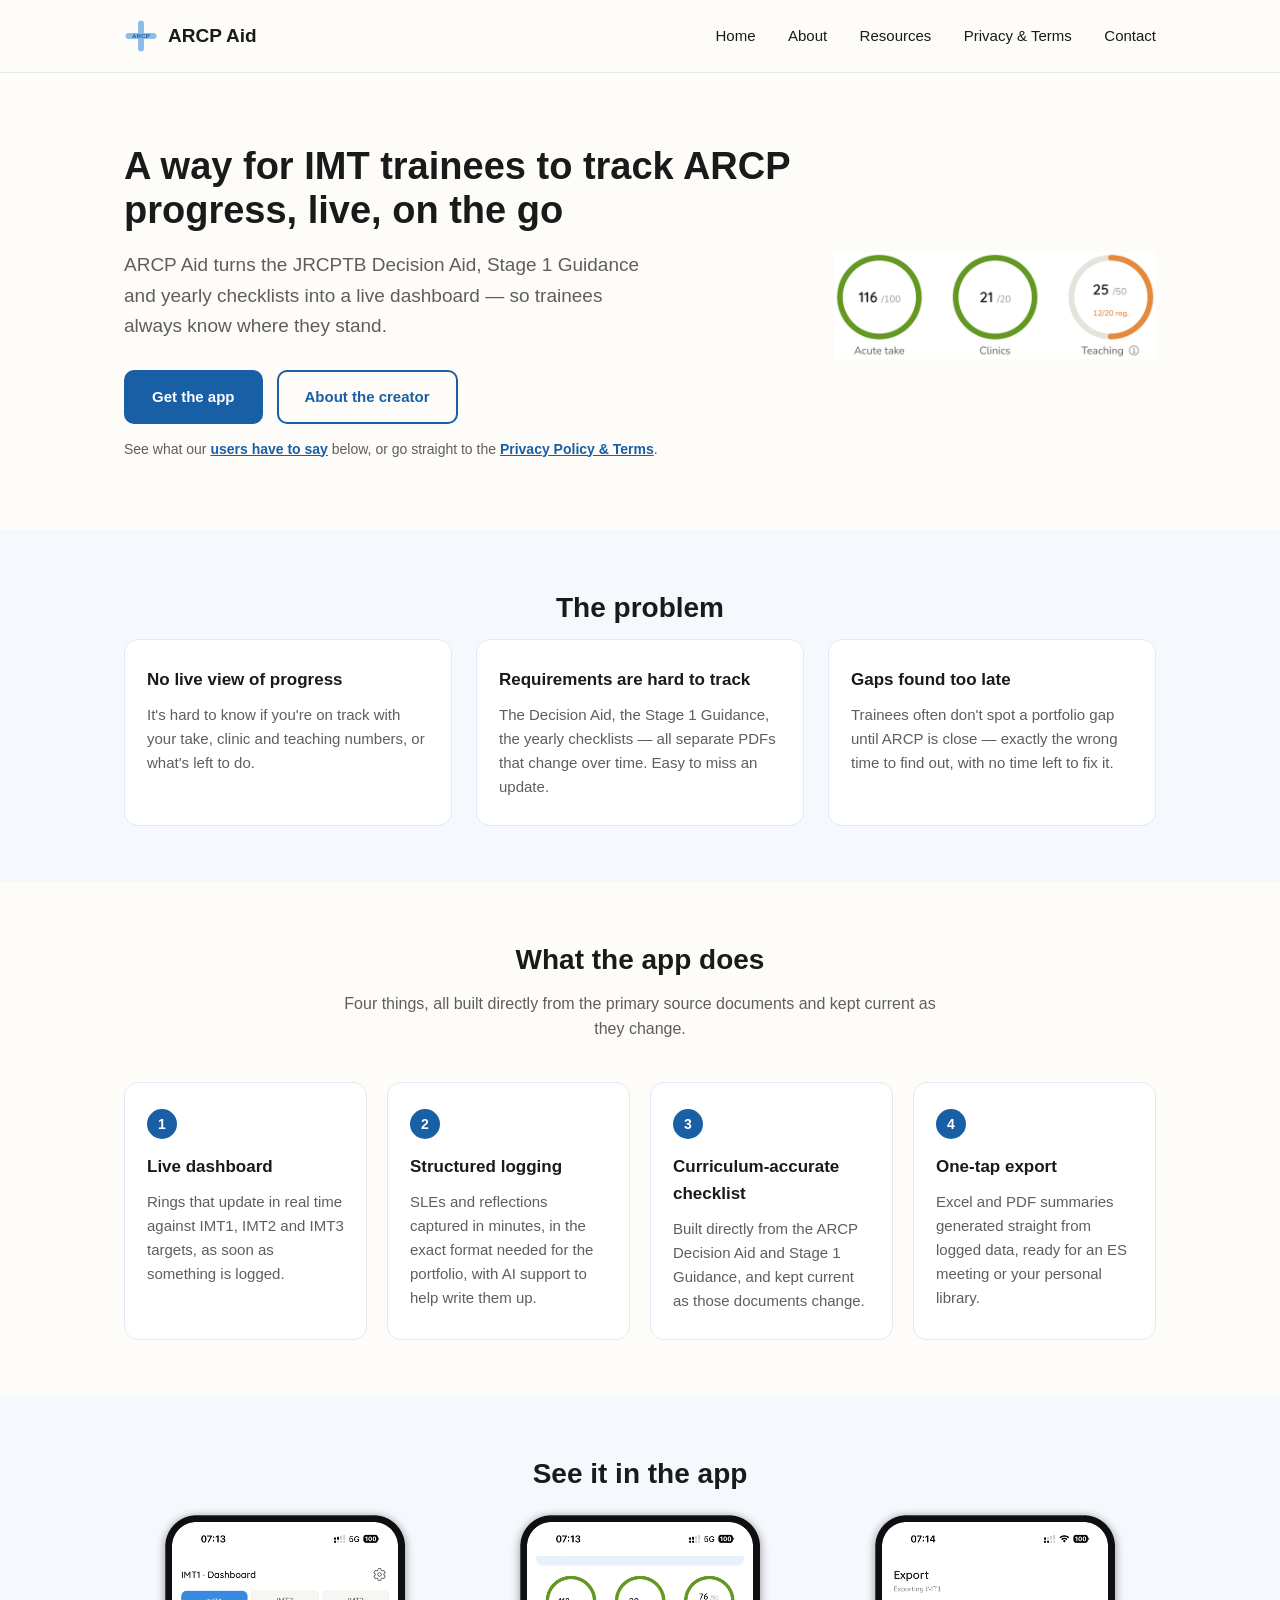
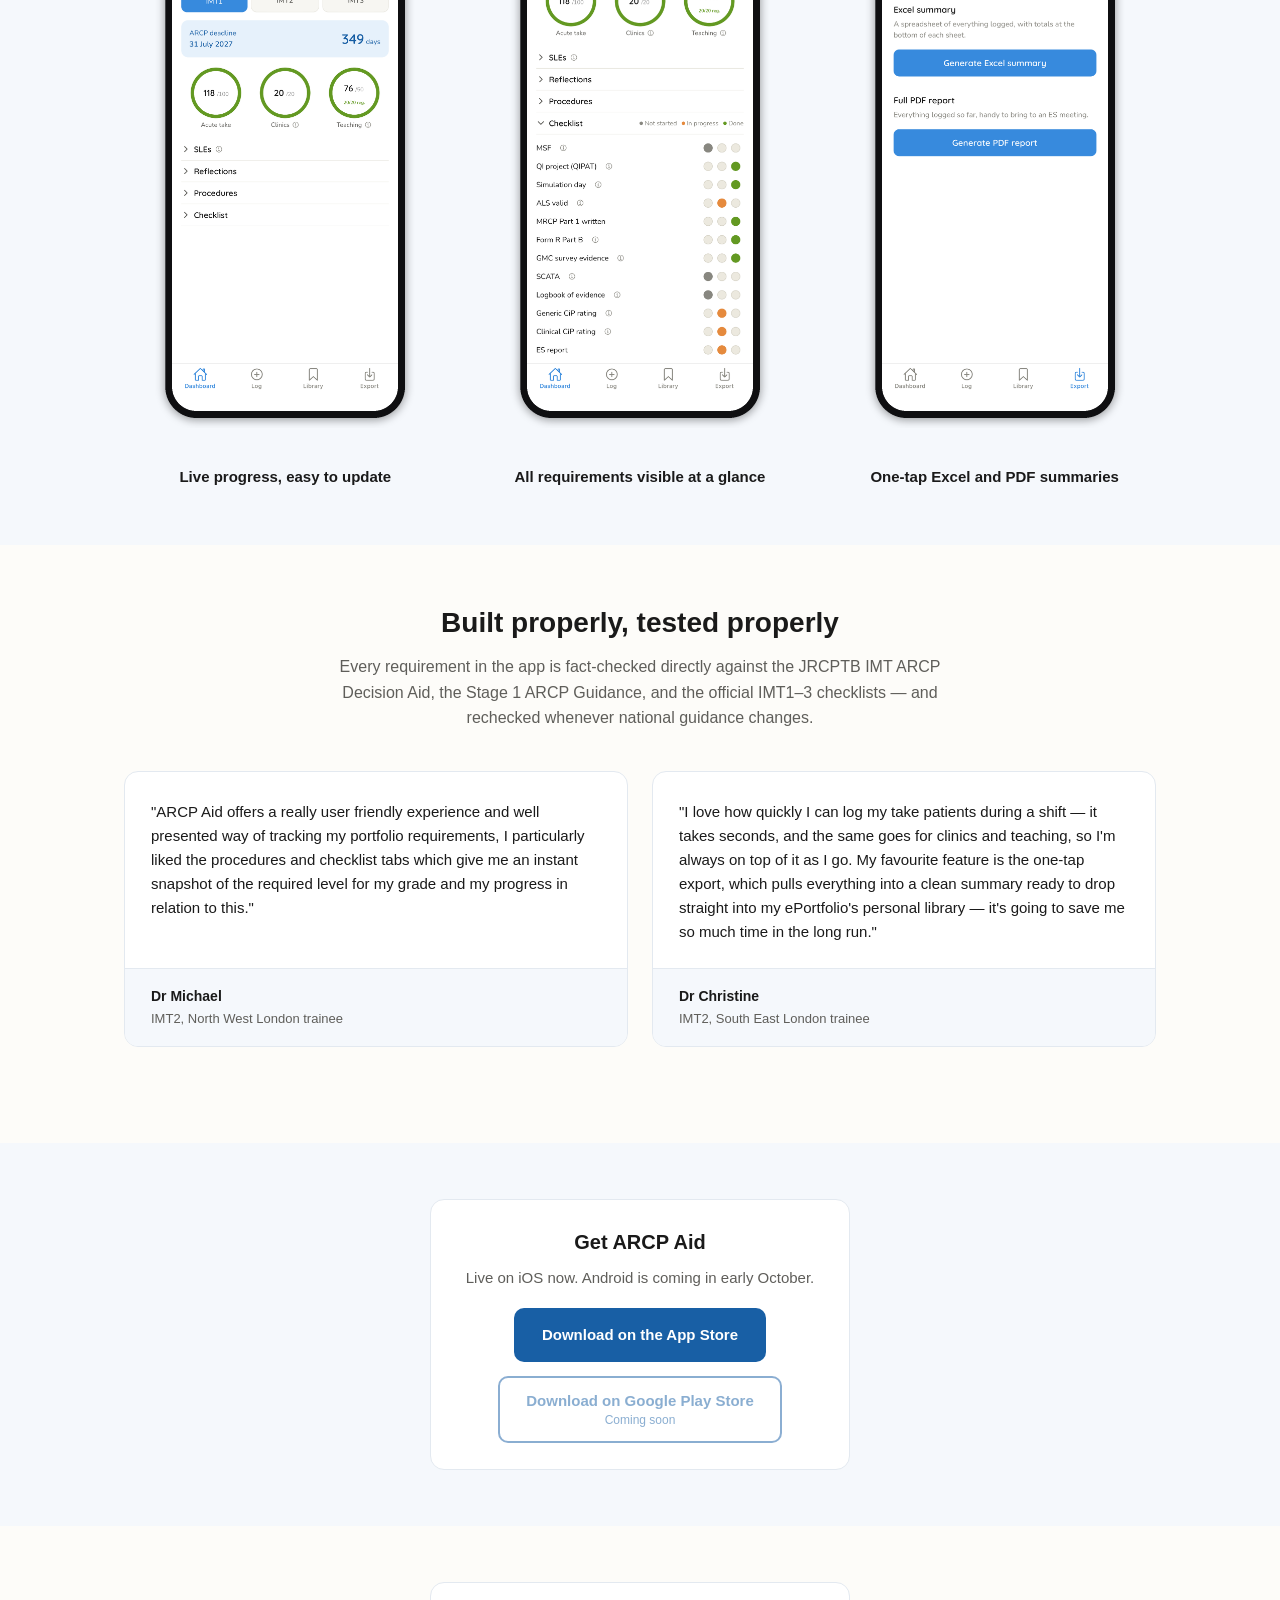
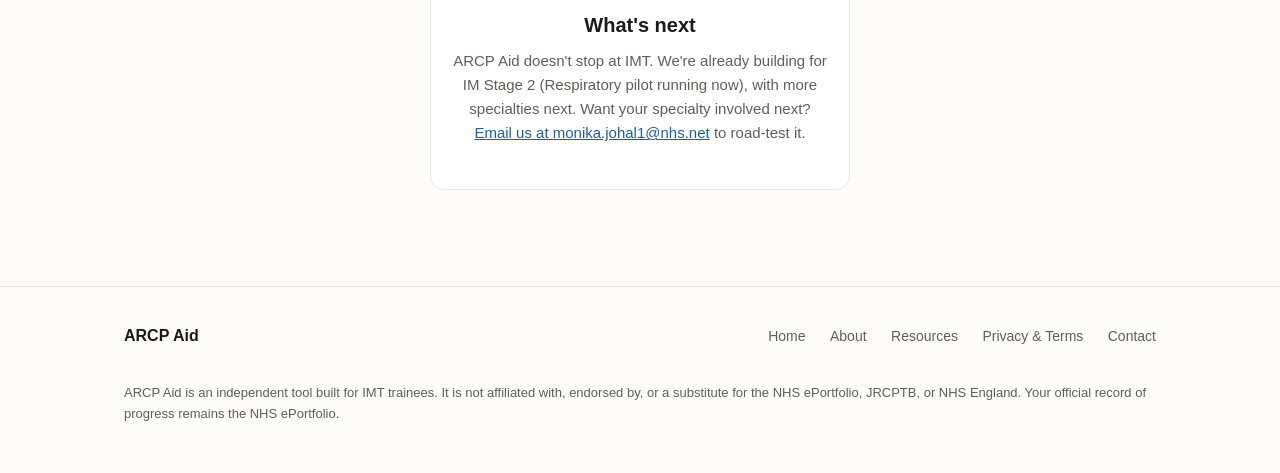
<file: index.html>
<!DOCTYPE html>
<html lang="en">
<head>
<meta charset="UTF-8">
<meta name="viewport" content="width=device-width, initial-scale=1.0">
<title>ARCP Aid — Live ARCP tracking for IMT trainees</title>
<meta name="description" content="ARCP Aid turns the IMT curriculum into a live dashboard, so trainees always know where they stand against ARCP requirements. Built by a trainee, currently piloting across North West London.">
<link rel="icon" href="assets/icon.png">
<link rel="stylesheet" href="styles.css">
</head>
<body>

<header class="site">
  <div class="wrap">
    <a href="index.html" class="brand">
      <img src="assets/icon.png" alt="ARCP Aid logo">
      ARCP Aid
    </a>
    <nav class="main">
      <a href="index.html">Home</a>
      <a href="about.html">About</a>
      <a href="resources.html">Resources</a>
      <a href="privacy-terms.html">Privacy &amp; Terms</a>
      <a href="contact.html">Contact</a>
    </nav>
    <button class="menu-toggle" aria-label="Open menu" aria-expanded="false" onclick="toggleMobileMenu()">
      <span></span><span></span><span></span>
    </button>
  </div>
  <div class="mobile-nav" id="mobileNav">
    <a href="index.html">Home</a>
    <a href="about.html">About</a>
    <a href="resources.html">Resources</a>
    <a href="privacy-terms.html">Privacy &amp; Terms</a>
    <a href="contact.html">Contact</a>
  </div>
</header>

<section class="hero">
  <div class="wrap">
    <div>
      <h1>A way for IMT trainees to track ARCP progress, live, on the&nbsp;go</h1>
      <p class="lede">ARCP Aid turns the JRCPTB Decision Aid, Stage 1 Guidance and yearly checklists into a live dashboard — so trainees always know where they stand.</p>
      <div class="cta-row">
        <a href="#download" class="btn btn-primary">Get the app</a>
        <a href="about.html" class="btn btn-secondary">About the creator</a>
      </div>
      <p class="trust-line">See what our <a href="#pilot">users have to say</a> below, or go straight to the <a href="privacy-terms.html">Privacy&nbsp;Policy&nbsp;&amp;&nbsp;Terms</a>.</p>
    </div>
    <div class="hero-img">
      <img src="assets/rings-preview.png" alt="ARCP Aid dashboard showing progress rings for Acute take, Clinics and Teaching">
    </div>
  </div>
</section>

<section class="alt">
  <div class="wrap">
    <h2 class="section-title">The problem</h2>
    <div class="grid-3">
      <div class="card">
        <h3>No live view of progress</h3>
        <p>It's hard to know if you're on track with your take, clinic and teaching numbers, or what's left to do.</p>
      </div>
      <div class="card">
        <h3>Requirements are hard to track</h3>
        <p>The Decision Aid, the Stage 1 Guidance, the yearly checklists — all separate PDFs that change over time. Easy to miss an update.</p>
      </div>
      <div class="card">
        <h3>Gaps found too late</h3>
        <p>Trainees often don't spot a portfolio gap until ARCP is close — exactly the wrong time to find out, with no time left to fix it.</p>
      </div>
    </div>
  </div>
</section>

<section>
  <div class="wrap">
    <h2 class="section-title">What the app does</h2>
    <p class="section-sub">Four things, all built directly from the primary source documents and kept current as they change.</p>
    <div class="grid-4">
      <div class="card">
        <div class="num-badge">1</div>
        <h3>Live dashboard</h3>
        <p>Rings that update in real time against IMT1, IMT2 and IMT3 targets, as soon as something is logged.</p>
      </div>
      <div class="card">
        <div class="num-badge">2</div>
        <h3>Structured logging</h3>
        <p>SLEs and reflections captured in minutes, in the exact format needed for the portfolio, with AI support to help write them up.</p>
      </div>
      <div class="card">
        <div class="num-badge">3</div>
        <h3>Curriculum-accurate checklist</h3>
        <p>Built directly from the ARCP Decision Aid and Stage 1 Guidance, and kept current as those documents change.</p>
      </div>
      <div class="card">
        <div class="num-badge">4</div>
        <h3>One-tap export</h3>
        <p>Excel and PDF summaries generated straight from logged data, ready for an ES meeting or your personal library.</p>
      </div>
    </div>
  </div>
</section>

<section class="alt">
  <div class="wrap">
    <h2 class="section-title">See it in the app</h2>
    <div class="shot-row">
      <figure>
        <img src="assets/screenshot-dashboard.png" alt="Dashboard screen showing live progress rings for IMT1 requirements">
        <figcaption>Live progress, easy to update</figcaption>
      </figure>
      <figure>
        <img src="assets/screenshot-checklist.png" alt="Checklist screen showing every ARCP requirement tracked with status dots">
        <figcaption>All requirements visible at a glance</figcaption>
      </figure>
      <figure>
        <img src="assets/screenshot-export.png" alt="Export screen with buttons to generate an Excel summary or PDF report">
        <figcaption>One-tap Excel and PDF summaries</figcaption>
      </figure>
    </div>
  </div>
</section>

<section id="pilot">
  <div class="wrap">
    <h2 class="section-title">Built properly, tested properly</h2>
    <p class="section-sub">Every requirement in the app is fact-checked directly against the JRCPTB IMT ARCP Decision Aid, the Stage 1 ARCP Guidance, and the official IMT1–3 checklists — and rechecked whenever national guidance changes.</p>
    <div class="testimonials">
      <div class="testimonial">
        <p class="quote">"ARCP Aid offers a really user friendly experience and well presented way of tracking my portfolio requirements, I particularly liked the procedures and checklist tabs which give me an instant snapshot of the required level for my grade and my progress in relation to this."</p>
        <div class="attribution">
          <p class="name">Dr Michael</p>
          <p class="role">IMT2, North West London trainee</p>
        </div>
      </div>
      <div class="testimonial">
        <p class="quote">"I love how quickly I can log my take patients during a shift — it takes seconds, and the same goes for clinics and teaching, so I'm always on top of it as I go. My favourite feature is the one-tap export, which pulls everything into a clean summary ready to drop straight into my ePortfolio's personal library — it's going to save me so much time in the long run."</p>
        <div class="attribution">
          <p class="name">Dr Christine</p>
          <p class="role">IMT2, South East London trainee</p>
        </div>
      </div>
    </div>
  </div>
</section>

<section class="alt" id="download">
  <div class="wrap">
    <div class="card download-card">
      <h3>Get ARCP Aid</h3>
      <p>Live on iOS now. Android is coming in early October.</p>
      <div class="cta-row" style="justify-content:center;">
        <a href="https://apps.apple.com/gb/app/arcp-aid/id6796683544" class="btn btn-primary" target="_blank" rel="noopener">Download on the App Store</a>
        <span class="btn btn-secondary btn-disabled" aria-disabled="true">
          Download on Google Play Store
          <small>Coming soon</small>
        </span>
      </div>
    </div>
  </div>
</section>

<section id="roadmap">
  <div class="wrap">
    <div class="card download-card">
      <h3>What's next</h3>
      <p>ARCP Aid doesn't stop at IMT. We're already building for IM Stage 2 (Respiratory pilot running now), with more specialties next. Want your specialty involved next? <a href="mailto:monika.johal1@nhs.net">Email us at monika.johal1@nhs.net</a> to road-test it.</p>
    </div>
  </div>
</section>

<footer class="site">
  <div class="wrap" style="flex-direction:column; align-items:flex-start;">
    <div class="wrap" style="width:100%; padding:0; display:flex; justify-content:space-between; align-items:center; flex-wrap:wrap; gap:16px;">
      <span style="font-weight:700;">ARCP Aid</span>
      <div class="foot-links">
        <a href="index.html">Home</a>
        <a href="about.html">About</a>
        <a href="resources.html">Resources</a>
        <a href="privacy-terms.html">Privacy &amp; Terms</a>
        <a href="contact.html">Contact</a>
      </div>
    </div>
    <p class="disclaimer">ARCP Aid is an independent tool built for IMT trainees. It is not affiliated with, endorsed by, or a substitute for the NHS ePortfolio, JRCPTB, or NHS England. Your official record of progress remains the NHS ePortfolio.</p>
  </div>
</footer>

<script src="nav.js"></script>
</body>
</html>
</file>
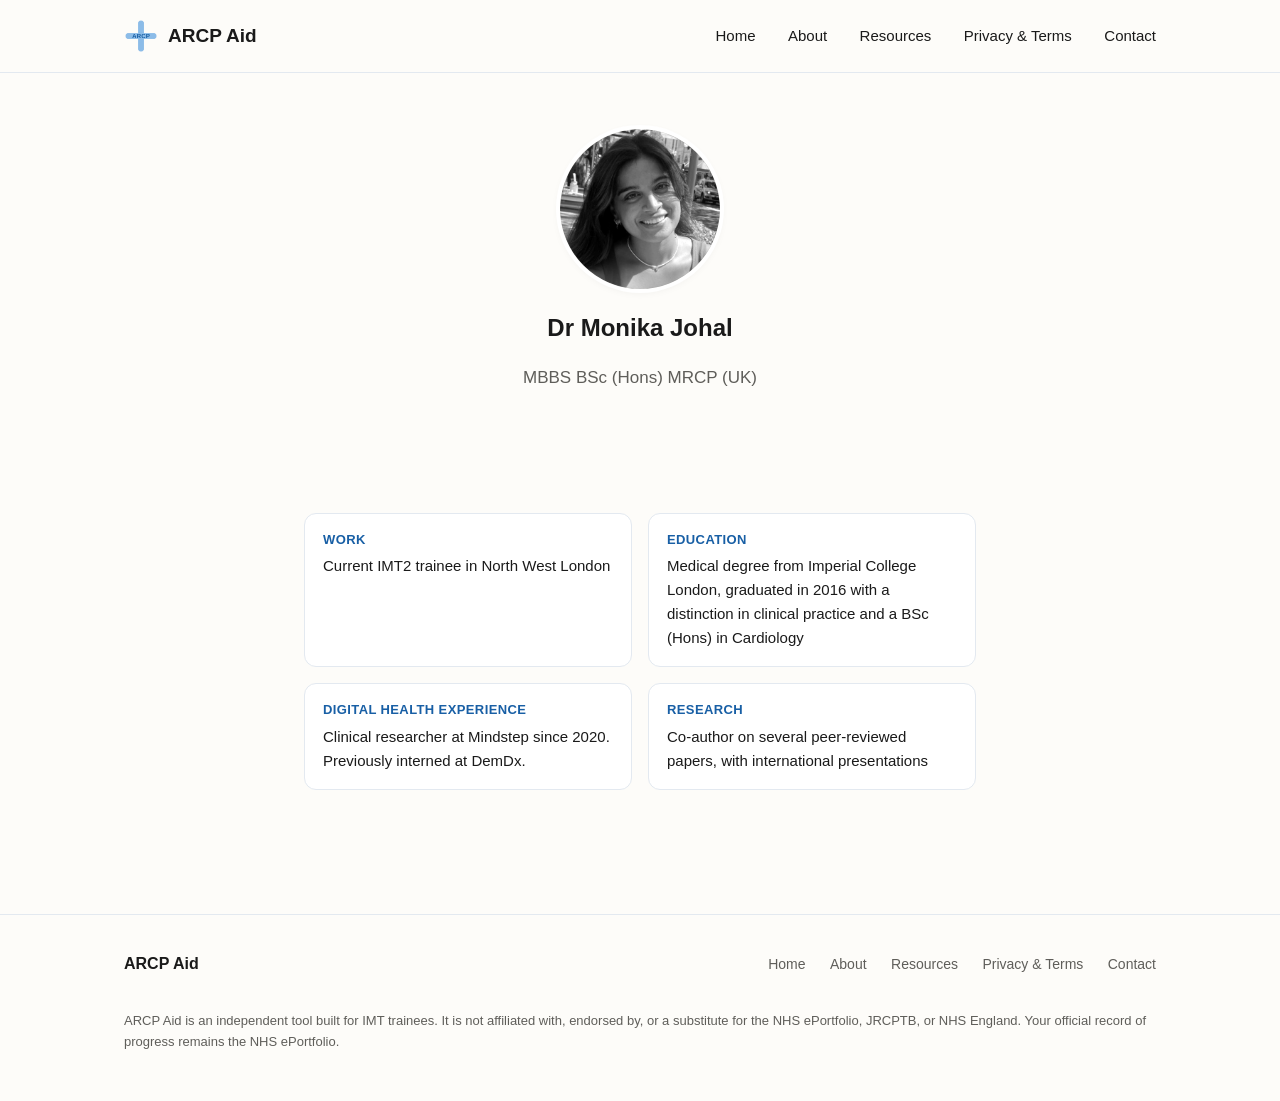
<file: about.html>
<!DOCTYPE html>
<html lang="en">
<head>
<meta charset="UTF-8">
<meta name="viewport" content="width=device-width, initial-scale=1.0">
<title>About — ARCP Aid</title>
<meta name="description" content="ARCP Aid was built by Dr Monika Johal, an IMT1 trainee, after hitting the ARCP tracking problem herself.">
<link rel="icon" href="assets/icon.png">
<link rel="stylesheet" href="styles.css">
</head>
<body>

<header class="site">
  <div class="wrap">
    <a href="index.html" class="brand">
      <img src="assets/icon.png" alt="ARCP Aid logo">
      ARCP Aid
    </a>
    <nav class="main">
      <a href="index.html">Home</a>
      <a href="about.html">About</a>
      <a href="resources.html">Resources</a>
      <a href="privacy-terms.html">Privacy &amp; Terms</a>
      <a href="contact.html">Contact</a>
    </nav>
    <button class="menu-toggle" aria-label="Open menu" aria-expanded="false" onclick="toggleMobileMenu()">
      <span></span><span></span><span></span>
    </button>
  </div>
  <div class="mobile-nav" id="mobileNav">
    <a href="index.html">Home</a>
    <a href="about.html">About</a>
    <a href="resources.html">Resources</a>
    <a href="privacy-terms.html">Privacy &amp; Terms</a>
    <a href="contact.html">Contact</a>
  </div>
</header>

<section class="about-hero">
  <div class="wrap">
    <img class="avatar" src="assets/monika-headshot.png" alt="Dr Monika Johal">
    <h1 style="margin-bottom:6px;">Dr Monika Johal</h1>
    <p style="color:var(--muted); font-size:17px;">MBBS BSc (Hons) MRCP (UK)</p>
  </div>
</section>

<section>
  <div class="wrap prose">
    <div class="credentials">
      <div class="item"><strong>Work</strong>Current IMT2 trainee in North West London</div>
      <div class="item"><strong>Education</strong>Medical degree from Imperial College London, graduated in 2016 with a distinction in clinical practice and a BSc (Hons) in Cardiology</div>
      <div class="item"><strong>Digital health experience</strong>Clinical researcher at Mindstep since 2020. Previously interned at DemDx.</div>
      <div class="item"><strong>Research</strong>Co-author on several peer-reviewed papers, with international presentations</div>
    </div>
  </div>
</section>

<footer class="site">
  <div class="wrap" style="flex-direction:column; align-items:flex-start;">
    <div class="wrap" style="width:100%; padding:0; display:flex; justify-content:space-between; align-items:center; flex-wrap:wrap; gap:16px;">
      <span style="font-weight:700;">ARCP Aid</span>
      <div class="foot-links">
        <a href="index.html">Home</a>
        <a href="about.html">About</a>
        <a href="resources.html">Resources</a>
        <a href="privacy-terms.html">Privacy &amp; Terms</a>
        <a href="contact.html">Contact</a>
      </div>
    </div>
    <p class="disclaimer">ARCP Aid is an independent tool built for IMT trainees. It is not affiliated with, endorsed by, or a substitute for the NHS ePortfolio, JRCPTB, or NHS England. Your official record of progress remains the NHS ePortfolio.</p>
  </div>
</footer>

<script src="nav.js"></script>
</body>
</html>
</file>
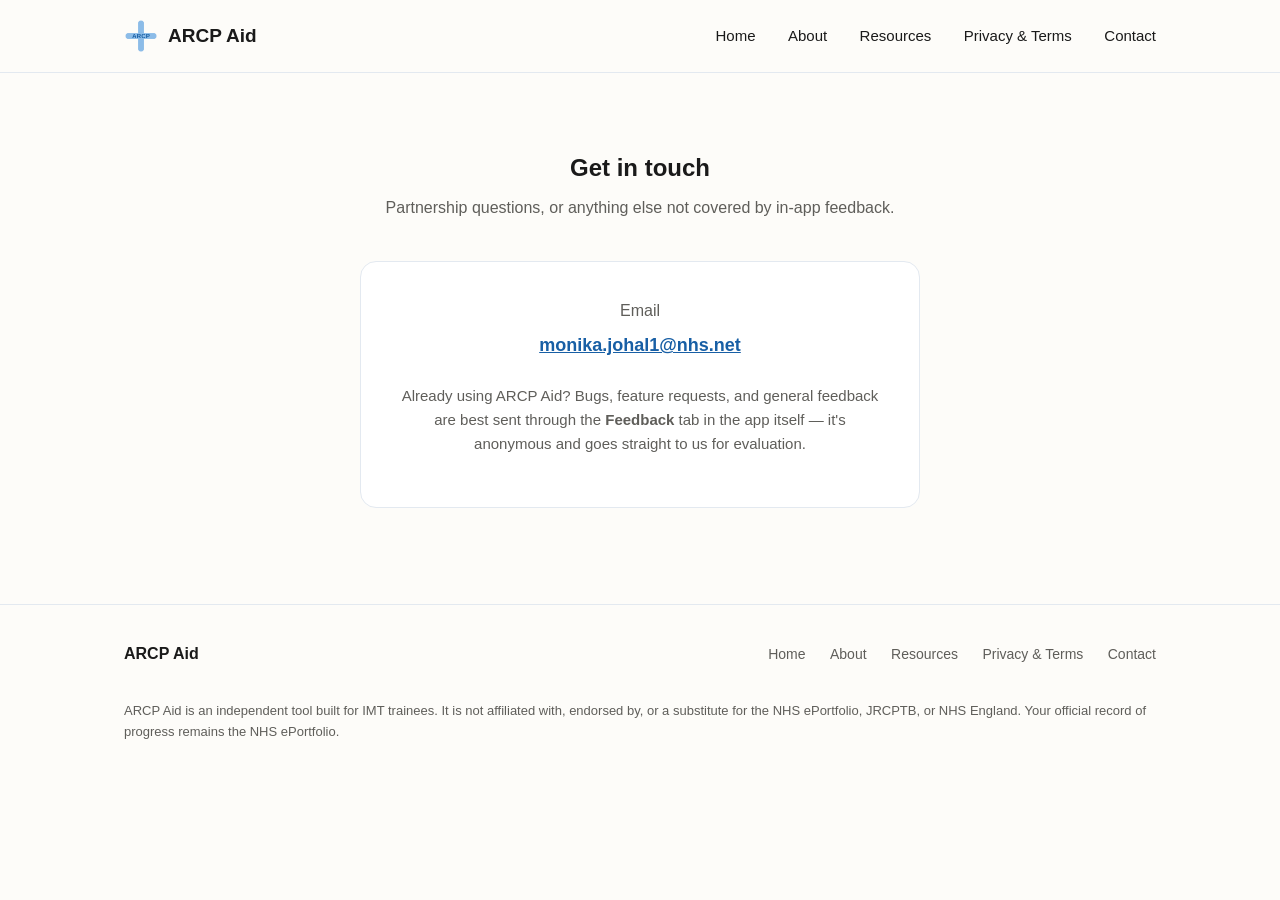
<file: contact.html>
<!DOCTYPE html>
<html lang="en">
<head>
<meta charset="UTF-8">
<meta name="viewport" content="width=device-width, initial-scale=1.0">
<title>Contact — ARCP Aid</title>
<meta name="description" content="Get in touch about ARCP Aid — partnerships, deanery rollout, or general queries.">
<link rel="icon" href="assets/icon.png">
<link rel="stylesheet" href="styles.css">
</head>
<body>

<header class="site">
  <div class="wrap">
    <a href="index.html" class="brand">
      <img src="assets/icon.png" alt="ARCP Aid logo">
      ARCP Aid
    </a>
    <nav class="main">
      <a href="index.html">Home</a>
      <a href="about.html">About</a>
      <a href="resources.html">Resources</a>
      <a href="privacy-terms.html">Privacy &amp; Terms</a>
      <a href="contact.html">Contact</a>
    </nav>
    <button class="menu-toggle" aria-label="Open menu" aria-expanded="false" onclick="toggleMobileMenu()">
      <span></span><span></span><span></span>
    </button>
  </div>
  <div class="mobile-nav" id="mobileNav">
    <a href="index.html">Home</a>
    <a href="about.html">About</a>
    <a href="resources.html">Resources</a>
    <a href="privacy-terms.html">Privacy &amp; Terms</a>
    <a href="contact.html">Contact</a>
  </div>
</header>

<section>
  <div class="wrap">
    <h1 style="text-align:center; margin-bottom:8px;">Get in touch</h1>
    <p class="section-sub">Partnership questions, or anything else not covered by in-app feedback.</p>

    <div class="contact-card">
      <p style="color:var(--muted); margin:0;">Email</p>
      <a class="email" href="mailto:monika.johal1@nhs.net">monika.johal1@nhs.net</a>
      <p style="margin-top:24px; color:var(--muted); font-size:15px;">
        Already using ARCP Aid? Bugs, feature requests, and general feedback are best sent through the <strong>Feedback</strong> tab in the app itself — it's anonymous and goes straight to us for evaluation.
      </p>
    </div>
  </div>
</section>

<footer class="site">
  <div class="wrap" style="flex-direction:column; align-items:flex-start;">
    <div class="wrap" style="width:100%; padding:0; display:flex; justify-content:space-between; align-items:center; flex-wrap:wrap; gap:16px;">
      <span style="font-weight:700;">ARCP Aid</span>
      <div class="foot-links">
        <a href="index.html">Home</a>
        <a href="about.html">About</a>
        <a href="resources.html">Resources</a>
        <a href="privacy-terms.html">Privacy &amp; Terms</a>
        <a href="contact.html">Contact</a>
      </div>
    </div>
    <p class="disclaimer">ARCP Aid is an independent tool built for IMT trainees. It is not affiliated with, endorsed by, or a substitute for the NHS ePortfolio, JRCPTB, or NHS England. Your official record of progress remains the NHS ePortfolio.</p>
  </div>
</footer>

<script src="nav.js"></script>
</body>
</html>
</file>
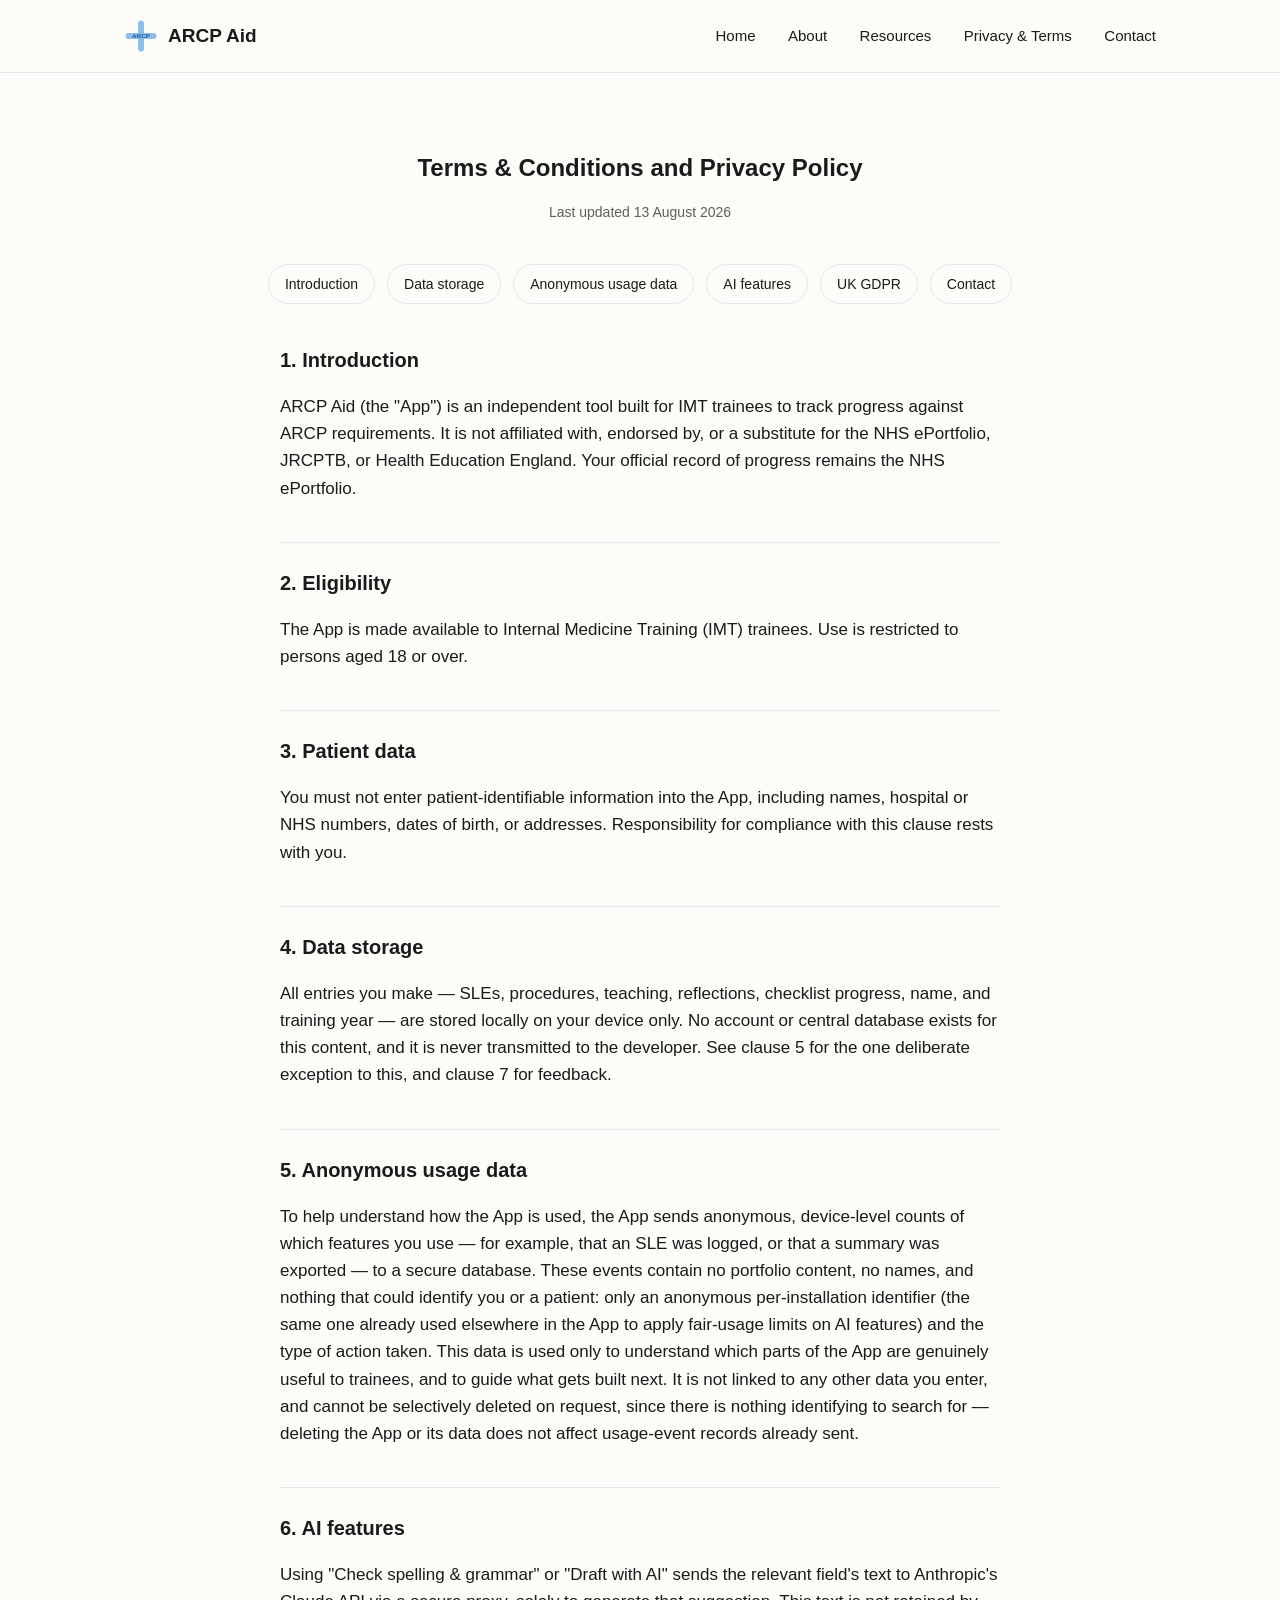
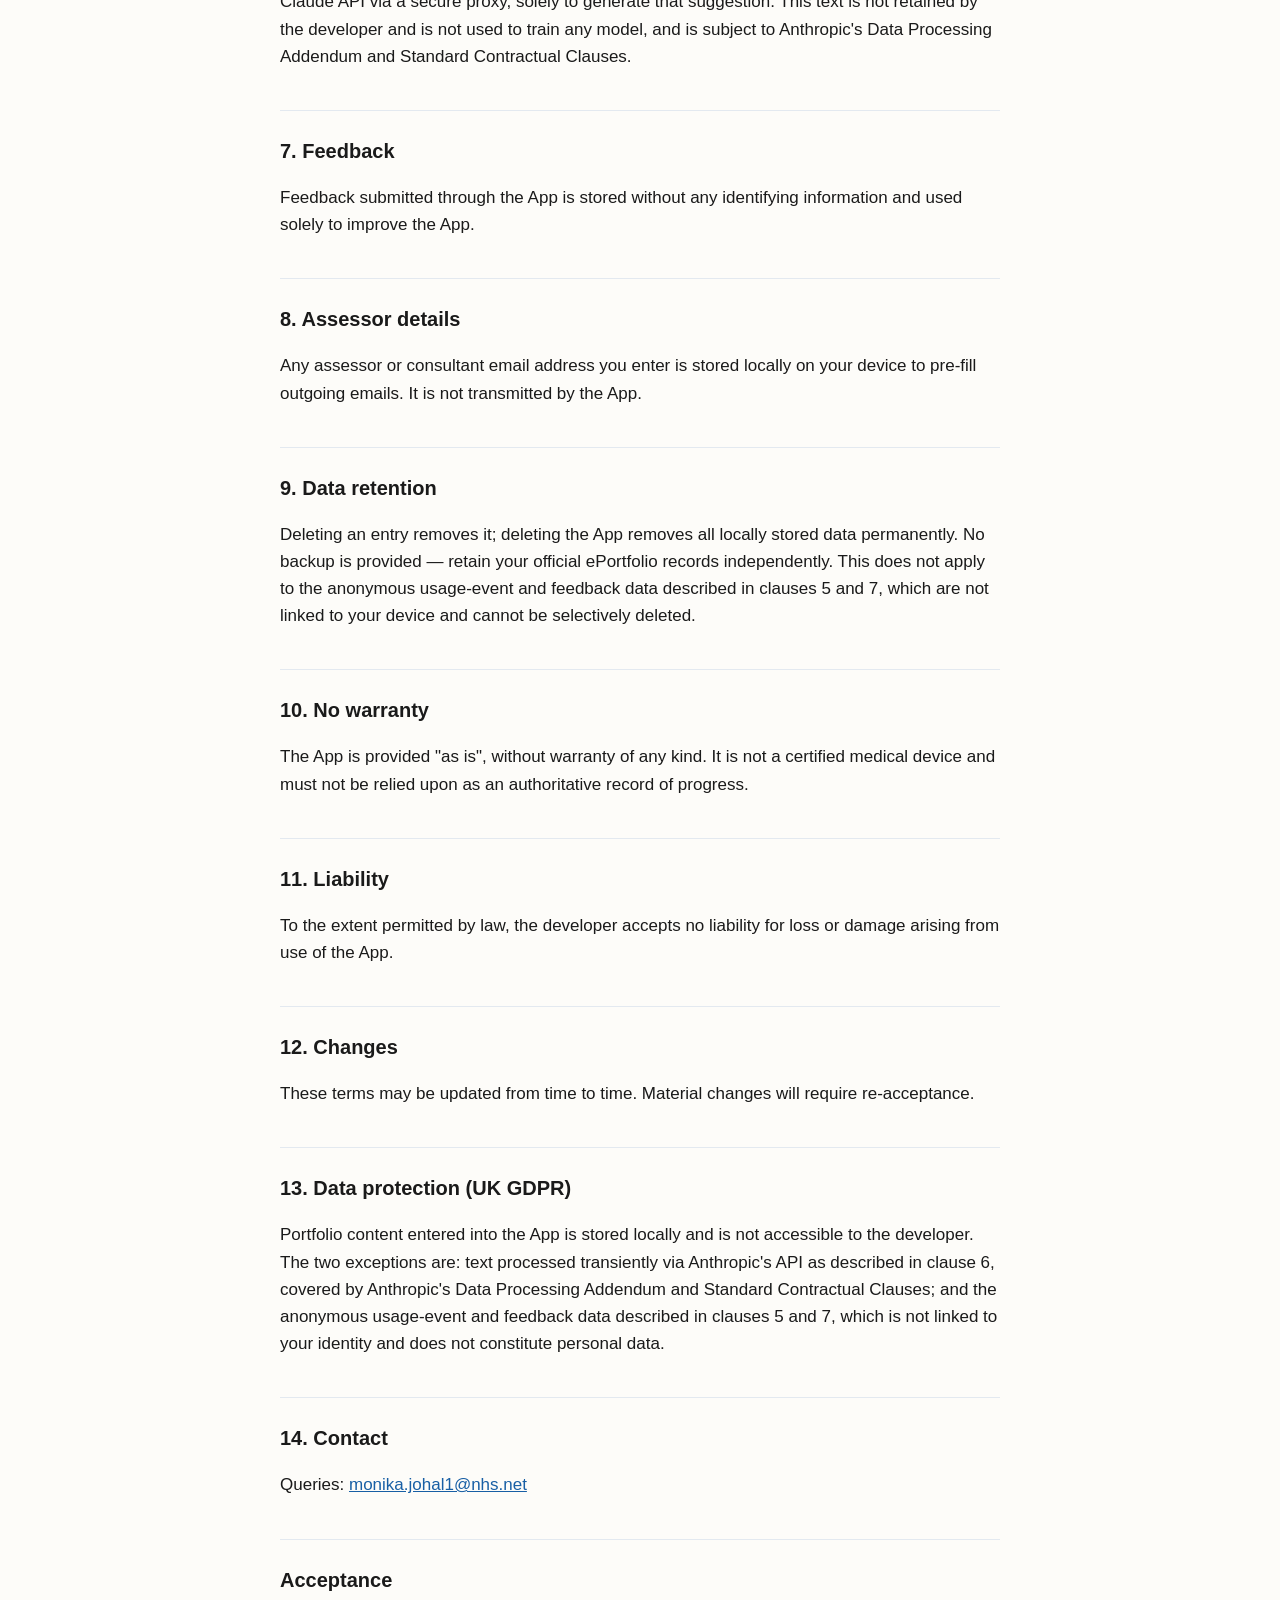
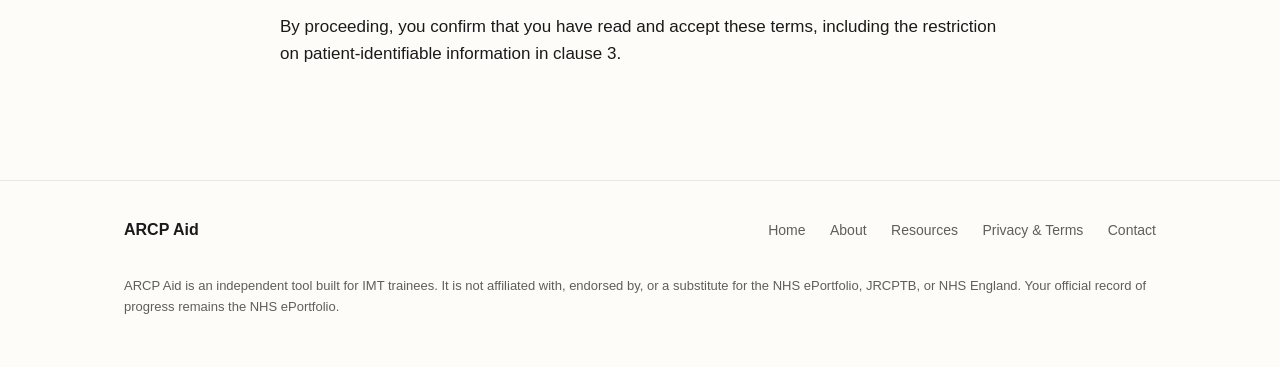
<file: privacy-terms.html>
<!DOCTYPE html>
<html lang="en">
<head>
<meta charset="UTF-8">
<meta name="viewport" content="width=device-width, initial-scale=1.0">
<title>Privacy Policy &amp; Terms — ARCP Aid</title>
<meta name="description" content="ARCP Aid Privacy Policy and Terms & Conditions.">
<link rel="icon" href="assets/icon.png">
<link rel="stylesheet" href="styles.css">
</head>
<body>

<header class="site">
  <div class="wrap">
    <a href="index.html" class="brand">
      <img src="assets/icon.png" alt="ARCP Aid logo">
      ARCP Aid
    </a>
    <nav class="main">
      <a href="index.html">Home</a>
      <a href="about.html">About</a>
      <a href="resources.html">Resources</a>
      <a href="privacy-terms.html">Privacy &amp; Terms</a>
      <a href="contact.html">Contact</a>
    </nav>
    <button class="menu-toggle" aria-label="Open menu" aria-expanded="false" onclick="toggleMobileMenu()">
      <span></span><span></span><span></span>
    </button>
  </div>
  <div class="mobile-nav" id="mobileNav">
    <a href="index.html">Home</a>
    <a href="about.html">About</a>
    <a href="resources.html">Resources</a>
    <a href="privacy-terms.html">Privacy &amp; Terms</a>
    <a href="contact.html">Contact</a>
  </div>
</header>

<section>
  <div class="wrap">
    <h1 style="text-align:center; margin-bottom:6px;">Terms &amp; Conditions and Privacy Policy</h1>
    <p class="legal-updated">Last updated 13 August 2026</p>

    <div class="legal-nav">
      <a href="#introduction">Introduction</a>
      <a href="#data-storage">Data storage</a>
      <a href="#usage-data">Anonymous usage data</a>
      <a href="#ai-features">AI features</a>
      <a href="#gdpr">UK GDPR</a>
      <a href="#contact">Contact</a>
    </div>

    <div class="prose">
      <h2 id="introduction">1. Introduction</h2>
      <p>ARCP Aid (the "App") is an independent tool built for IMT trainees to track progress against ARCP requirements. It is not affiliated with, endorsed by, or a substitute for the NHS ePortfolio, JRCPTB, or Health Education England. Your official record of progress remains the NHS ePortfolio.</p>

      <h2>2. Eligibility</h2>
      <p>The App is made available to Internal Medicine Training (IMT) trainees. Use is restricted to persons aged 18 or over.</p>

      <h2>3. Patient data</h2>
      <p>You must not enter patient-identifiable information into the App, including names, hospital or NHS numbers, dates of birth, or addresses. Responsibility for compliance with this clause rests with you.</p>

      <h2 id="data-storage">4. Data storage</h2>
      <p>All entries you make — SLEs, procedures, teaching, reflections, checklist progress, name, and training year — are stored locally on your device only. No account or central database exists for this content, and it is never transmitted to the developer. See clause 5 for the one deliberate exception to this, and clause 7 for feedback.</p>

      <h2 id="usage-data">5. Anonymous usage data</h2>
      <p>To help understand how the App is used, the App sends anonymous, device-level counts of which features you use — for example, that an SLE was logged, or that a summary was exported — to a secure database. These events contain no portfolio content, no names, and nothing that could identify you or a patient: only an anonymous per-installation identifier (the same one already used elsewhere in the App to apply fair-usage limits on AI features) and the type of action taken. This data is used only to understand which parts of the App are genuinely useful to trainees, and to guide what gets built next. It is not linked to any other data you enter, and cannot be selectively deleted on request, since there is nothing identifying to search for — deleting the App or its data does not affect usage-event records already sent.</p>

      <h2 id="ai-features">6. AI features</h2>
      <p>Using "Check spelling &amp; grammar" or "Draft with AI" sends the relevant field's text to Anthropic's Claude API via a secure proxy, solely to generate that suggestion. This text is not retained by the developer and is not used to train any model, and is subject to Anthropic's Data Processing Addendum and Standard Contractual Clauses.</p>

      <h2>7. Feedback</h2>
      <p>Feedback submitted through the App is stored without any identifying information and used solely to improve the App.</p>

      <h2>8. Assessor details</h2>
      <p>Any assessor or consultant email address you enter is stored locally on your device to pre-fill outgoing emails. It is not transmitted by the App.</p>

      <h2>9. Data retention</h2>
      <p>Deleting an entry removes it; deleting the App removes all locally stored data permanently. No backup is provided — retain your official ePortfolio records independently. This does not apply to the anonymous usage-event and feedback data described in clauses 5 and 7, which are not linked to your device and cannot be selectively deleted.</p>

      <h2>10. No warranty</h2>
      <p>The App is provided "as is", without warranty of any kind. It is not a certified medical device and must not be relied upon as an authoritative record of progress.</p>

      <h2>11. Liability</h2>
      <p>To the extent permitted by law, the developer accepts no liability for loss or damage arising from use of the App.</p>

      <h2>12. Changes</h2>
      <p>These terms may be updated from time to time. Material changes will require re-acceptance.</p>

      <h2 id="gdpr">13. Data protection (UK GDPR)</h2>
      <p>Portfolio content entered into the App is stored locally and is not accessible to the developer. The two exceptions are: text processed transiently via Anthropic's API as described in clause 6, covered by Anthropic's Data Processing Addendum and Standard Contractual Clauses; and the anonymous usage-event and feedback data described in clauses 5 and 7, which is not linked to your identity and does not constitute personal data.</p>

      <h2 id="contact">14. Contact</h2>
      <p>Queries: <a href="mailto:monika.johal1@nhs.net">monika.johal1@nhs.net</a></p>

      <h2>Acceptance</h2>
      <p>By proceeding, you confirm that you have read and accept these terms, including the restriction on patient-identifiable information in clause 3.</p>
    </div>
  </div>
</section>

<footer class="site">
  <div class="wrap" style="flex-direction:column; align-items:flex-start;">
    <div class="wrap" style="width:100%; padding:0; display:flex; justify-content:space-between; align-items:center; flex-wrap:wrap; gap:16px;">
      <span style="font-weight:700;">ARCP Aid</span>
      <div class="foot-links">
        <a href="index.html">Home</a>
        <a href="about.html">About</a>
        <a href="resources.html">Resources</a>
        <a href="privacy-terms.html">Privacy &amp; Terms</a>
        <a href="contact.html">Contact</a>
      </div>
    </div>
    <p class="disclaimer">ARCP Aid is an independent tool built for IMT trainees. It is not affiliated with, endorsed by, or a substitute for the NHS ePortfolio, JRCPTB, or NHS England. Your official record of progress remains the NHS ePortfolio.</p>
  </div>
</footer>

<script src="nav.js"></script>
</body>
</html>
</file>
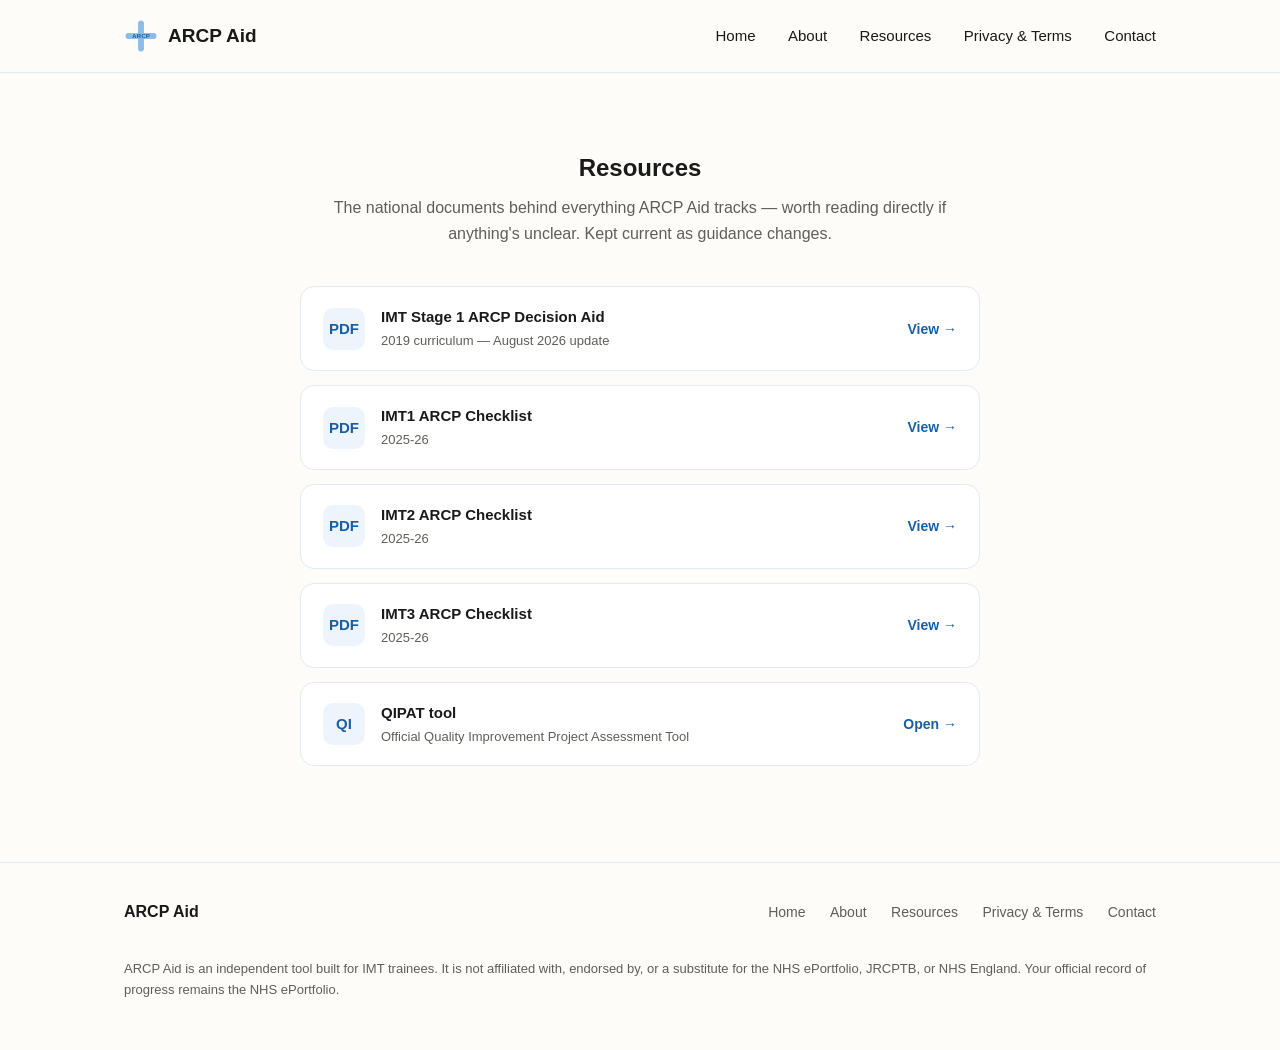
<file: resources.html>
<!DOCTYPE html>
<html lang="en">
<head>
<meta charset="UTF-8">
<meta name="viewport" content="width=device-width, initial-scale=1.0">
<title>Resources — ARCP Aid</title>
<meta name="description" content="The national IMT ARCP documents this app is built from — Decision Aid, yearly checklists, and the QIPAT tool — kept current as guidance changes.">
<link rel="icon" href="assets/icon.png">
<link rel="stylesheet" href="styles.css">
</head>
<body>

<header class="site">
  <div class="wrap">
    <a href="index.html" class="brand">
      <img src="assets/icon.png" alt="ARCP Aid logo">
      ARCP Aid
    </a>
    <nav class="main">
      <a href="index.html">Home</a>
      <a href="about.html">About</a>
      <a href="resources.html">Resources</a>
      <a href="privacy-terms.html">Privacy &amp; Terms</a>
      <a href="contact.html">Contact</a>
    </nav>
    <button class="menu-toggle" aria-label="Open menu" aria-expanded="false" onclick="toggleMobileMenu()">
      <span></span><span></span><span></span>
    </button>
  </div>
  <div class="mobile-nav" id="mobileNav">
    <a href="index.html">Home</a>
    <a href="about.html">About</a>
    <a href="resources.html">Resources</a>
    <a href="privacy-terms.html">Privacy &amp; Terms</a>
    <a href="contact.html">Contact</a>
  </div>
</header>

<section>
  <div class="wrap">
    <h1 style="text-align:center; margin-bottom:8px;">Resources</h1>
    <p class="section-sub">The national documents behind everything ARCP Aid tracks — worth reading directly if anything's unclear. Kept current as guidance changes.</p>

    <div class="resource-list">
      <a class="resource-row" href="assets/imt-arcp-decision-aid-august-2026.pdf" target="_blank" rel="noopener">
        <div class="icon">PDF</div>
        <div class="info">
          <div class="label">IMT Stage 1 ARCP Decision Aid</div>
          <div class="hint">2019 curriculum — August 2026 update</div>
        </div>
        <span class="go">View →</span>
      </a>
      <a class="resource-row" href="assets/imt1-arcp-checklist-2025-26.pdf" target="_blank" rel="noopener">
        <div class="icon">PDF</div>
        <div class="info">
          <div class="label">IMT1 ARCP Checklist</div>
          <div class="hint">2025-26</div>
        </div>
        <span class="go">View →</span>
      </a>
      <a class="resource-row" href="assets/imt2-arcp-checklist-2025-26.pdf" target="_blank" rel="noopener">
        <div class="icon">PDF</div>
        <div class="info">
          <div class="label">IMT2 ARCP Checklist</div>
          <div class="hint">2025-26</div>
        </div>
        <span class="go">View →</span>
      </a>
      <a class="resource-row" href="assets/imt3-arcp-checklist-2025-26.pdf" target="_blank" rel="noopener">
        <div class="icon">PDF</div>
        <div class="info">
          <div class="label">IMT3 ARCP Checklist</div>
          <div class="hint">2025-26</div>
        </div>
        <span class="go">View →</span>
      </a>
      <a class="resource-row" href="https://www.thefederation.uk/sites/default/files/QIPAT%20May%202017.docx" target="_blank" rel="noopener">
        <div class="icon">QI</div>
        <div class="info">
          <div class="label">QIPAT tool</div>
          <div class="hint">Official Quality Improvement Project Assessment Tool</div>
        </div>
        <span class="go">Open →</span>
      </a>
    </div>
  </div>
</section>

<footer class="site">
  <div class="wrap" style="flex-direction:column; align-items:flex-start;">
    <div class="wrap" style="width:100%; padding:0; display:flex; justify-content:space-between; align-items:center; flex-wrap:wrap; gap:16px;">
      <span style="font-weight:700;">ARCP Aid</span>
      <div class="foot-links">
        <a href="index.html">Home</a>
        <a href="about.html">About</a>
        <a href="resources.html">Resources</a>
        <a href="privacy-terms.html">Privacy &amp; Terms</a>
        <a href="contact.html">Contact</a>
      </div>
    </div>
    <p class="disclaimer">ARCP Aid is an independent tool built for IMT trainees. It is not affiliated with, endorsed by, or a substitute for the NHS ePortfolio, JRCPTB, or NHS England. Your official record of progress remains the NHS ePortfolio.</p>
  </div>
</footer>

<script src="nav.js"></script>
</body>
</html>
</file>
<file: styles.css>
:root {
  --navy: #185FA5;
  --navy-dark: #124A82;
  --cross-blue: #8CBCE8;
  --bg: #FDFCF9;
  --card-bg: #FFFFFF;
  --text: #1A1A1A;
  --muted: #5F5E5A;
  --border: #E3E9F0;
  --max: 1080px;
}

* { box-sizing: border-box; }

html { scroll-behavior: smooth; }

body {
  margin: 0;
  font-family: -apple-system, BlinkMacSystemFont, "Segoe UI", Roboto, Arial, sans-serif;
  color: var(--text);
  background: var(--bg);
  line-height: 1.6;
}

a { color: var(--navy); }

.wrap {
  max-width: var(--max);
  margin: 0 auto;
  padding: 0 24px;
}

/* Header */
header.site {
  border-bottom: 1px solid var(--border);
  background: var(--bg);
  position: sticky;
  top: 0;
  z-index: 10;
}
header.site .wrap {
  display: flex;
  align-items: center;
  justify-content: space-between;
  height: 72px;
}
.brand {
  display: flex;
  align-items: center;
  gap: 10px;
  text-decoration: none;
  color: var(--text);
  font-weight: 700;
  font-size: 19px;
}
.brand img { width: 34px; height: 34px; }
nav.main a {
  margin-left: 28px;
  text-decoration: none;
  color: var(--text);
  font-size: 15px;
  font-weight: 500;
}
nav.main a:hover { color: var(--navy); }

/* Mobile menu — hidden entirely above the 860px breakpoint (see media
   query below), where nav.main handles navigation instead. header.site
   is position:sticky, which also makes it a positioning context for
   .mobile-nav's position:absolute below — that's what keeps the dropdown
   glued under the header even after the page has been scrolled, instead
   of being positioned relative to the whole document and drifting off
   screen. Added 2026-08-13 so phone users don't have to scroll all the
   way to the footer to switch pages. */
.menu-toggle {
  display: none;
  background: none;
  border: none;
  padding: 8px;
  flex-direction: column;
  gap: 4px;
  cursor: pointer;
}
.menu-toggle span {
  display: block;
  width: 22px;
  height: 2px;
  background: var(--text);
}
.mobile-nav {
  display: none;
  position: absolute;
  top: 100%;
  left: 0;
  right: 0;
  background: var(--bg);
  border-bottom: 1px solid var(--border);
  z-index: 9;
  flex-direction: column;
}
.mobile-nav.open { display: flex; }
.mobile-nav a {
  padding: 14px 24px;
  text-decoration: none;
  color: var(--text);
  font-size: 15px;
  font-weight: 500;
  border-top: 1px solid var(--border);
}
.mobile-nav a:first-child { border-top: none; }
.mobile-nav a:hover { color: var(--navy); background: #EEF4FB; }

/* Hero */
.hero {
  padding: 72px 0 56px;
}
.hero .wrap {
  display: grid;
  grid-template-columns: 1.35fr 0.65fr;
  gap: 40px;
  align-items: center;
}
.hero h1 {
  font-size: 38px;
  line-height: 1.15;
  margin: 0 0 18px;
  color: var(--text);
}
.hero .lede {
  font-size: 19px;
  color: var(--muted);
  margin: 0 0 28px;
  max-width: 540px;
}
.cta-row { display: flex; gap: 14px; flex-wrap: wrap; margin-bottom: 14px; }
.btn {
  display: inline-block;
  padding: 13px 26px;
  border-radius: 10px;
  font-weight: 600;
  font-size: 15px;
  text-decoration: none;
  border: 2px solid transparent;
}
.btn-primary { background: var(--navy); color: #fff; }
.btn-primary:hover { background: var(--navy-dark); }
.btn-secondary { background: transparent; color: var(--navy); border-color: var(--navy); }
.btn-secondary:hover { background: #EEF4FB; }
.trust-line {
  font-size: 14px;
  color: var(--muted);
}
.trust-line a { font-weight: 600; }
.hero-img { text-align: center; }
.hero-img img { max-width: 100%; }

/* Sections */
section { padding: 56px 0; }
section.alt { background: #F5F8FC; }
h2.section-title {
  font-size: 28px;
  margin: 0 0 8px;
  text-align: center;
}
p.section-sub {
  text-align: center;
  color: var(--muted);
  max-width: 620px;
  margin: 0 auto 40px;
  font-size: 16px;
}

/* Problem / solution grids */
.grid-3 {
  display: grid;
  grid-template-columns: repeat(3, 1fr);
  gap: 24px;
}
.grid-4 {
  display: grid;
  grid-template-columns: repeat(4, 1fr);
  gap: 20px;
}
.card {
  background: var(--card-bg);
  border: 1px solid var(--border);
  border-radius: 14px;
  padding: 26px 22px;
}
.card h3 { margin: 0 0 10px; font-size: 17px; }
.card p { margin: 0; color: var(--muted); font-size: 15px; }
.num-badge {
  width: 30px; height: 30px;
  border-radius: 50%;
  background: var(--navy);
  color: #fff;
  display: flex; align-items: center; justify-content: center;
  font-weight: 700; font-size: 14px;
  margin-bottom: 14px;
}

/* Screenshots */
.shot-row {
  display: grid;
  grid-template-columns: repeat(3, 1fr);
  gap: 32px;
  align-items: start;
}
.shot-row figure { margin: 0; text-align: center; }
.shot-row img {
  width: 100%;
  max-width: 260px;
  border-radius: 18px;
}
.shot-row figcaption {
  margin-top: 30px;
  font-weight: 600;
  font-size: 15px;
  color: var(--text);
}

/* Evidence / pilot */
.pilot-stats {
  display: grid;
  grid-template-columns: repeat(3, 1fr);
  gap: 20px;
  margin-top: 32px;
}
.stat {
  text-align: center;
  background: var(--card-bg);
  border: 1px solid var(--border);
  border-radius: 14px;
  padding: 22px;
}
.stat .n { font-size: 30px; font-weight: 800; color: var(--navy); }
.stat .label { color: var(--muted); font-size: 14px; margin-top: 4px; }

/* Testimonials */
.testimonials {
  display: grid;
  grid-template-columns: repeat(2, 1fr);
  gap: 24px;
  margin-bottom: 40px;
}
.testimonial {
  background: var(--card-bg);
  border: 1px solid var(--border);
  border-radius: 14px;
  overflow: hidden;
  /* Grid stretches both cards to equal height, but without flex here the
     shorter quote just leaves blank space above its attribution bar
     instead of the two bars lining up. flex + quote's flex:1 below makes
     the quote grow to fill whatever's left, so both attribution footers
     sit flush at the same height regardless of quote length. */
  display: flex;
  flex-direction: column;
}
.testimonial .quote {
  font-size: 15px;
  color: var(--text);
  margin: 0;
  line-height: 1.6;
  padding: 28px 26px 24px;
  flex: 1;
}
.testimonial .attribution {
  background: #F5F8FC;
  border-top: 1px solid var(--border);
  padding: 16px 26px;
}
.testimonial .name { font-weight: 700; font-size: 14px; margin: 0; }
.testimonial .role { color: var(--muted); font-size: 13px; margin: 2px 0 0; }

/* Download — a single centered card using the site's standard .card
   treatment (white bg, light-blue border, 14px radius). */
.download-card {
  max-width: 420px;
  margin: 0 auto;
  text-align: center;
}
.download-card h3 { font-size: 20px; margin: 0 0 8px; }
.download-card p { margin: 0 0 18px; }
.download-card .cta-row { margin-bottom: 0; }
/* Coming-soon badge (e.g. Android before its store listing is live) —
   looks like a button but isn't clickable: no href, no hover state,
   reduced opacity, not-allowed cursor. Stacks the store-name line and a
   smaller "Coming soon" line, both centered, inside the same pill. */
.btn-disabled {
  opacity: 0.5;
  cursor: not-allowed;
  display: inline-flex;
  flex-direction: column;
  align-items: center;
  line-height: 1.3;
}
.btn-disabled small { font-size: 12px; font-weight: 400; margin-top: 2px; }
.download-box .btn-disabled:hover { background: transparent; }

/* About page */
.about-hero {
  padding: 56px 0 20px;
  text-align: center;
}
.about-hero .avatar {
  width: 160px; height: 160px;
  border-radius: 50%;
  object-fit: cover;
  display: block;
  margin: 0 auto 20px;
  box-shadow: 0 0 0 4px #fff, 0 2px 10px rgba(0,0,0,0.08);
}
.prose {
  max-width: 720px;
  margin: 0 auto;
  font-size: 17px;
}
.prose h2 { margin-top: 40px; }
.prose p { color: var(--text); }
.credentials {
  display: grid;
  grid-template-columns: repeat(2, 1fr);
  gap: 16px;
  margin: 28px 0;
}
.credentials .item {
  background: var(--card-bg);
  border: 1px solid var(--border);
  border-radius: 12px;
  padding: 16px 18px;
  font-size: 15px;
}
.credentials .item strong { display: block; color: var(--navy); font-size: 13px; text-transform: uppercase; letter-spacing: 0.03em; margin-bottom: 4px; }

/* Legal page */
.legal-nav {
  display: flex;
  gap: 12px;
  justify-content: center;
  margin-bottom: 36px;
  flex-wrap: wrap;
}
.legal-nav a {
  padding: 8px 16px;
  border-radius: 999px;
  border: 1px solid var(--border);
  text-decoration: none;
  font-size: 14px;
  color: var(--text);
}
.legal-nav a:hover { border-color: var(--navy); color: var(--navy); }
.legal-updated {
  text-align: center;
  color: var(--muted);
  font-size: 14px;
  margin-bottom: 40px;
}
.prose h2 { font-size: 20px; border-top: 1px solid var(--border); padding-top: 24px; }
.prose h2:first-of-type { border-top: none; padding-top: 0; }

/* Contact */
.contact-card {
  max-width: 560px;
  margin: 0 auto;
  background: var(--card-bg);
  border: 1px solid var(--border);
  border-radius: 16px;
  padding: 36px;
  text-align: center;
}
.contact-card .email {
  display: inline-block;
  margin-top: 8px;
  font-size: 18px;
  font-weight: 700;
}

/* Resources */
.resource-list {
  max-width: 680px;
  margin: 0 auto;
  display: flex;
  flex-direction: column;
  gap: 14px;
}
.resource-row {
  display: flex;
  align-items: center;
  gap: 16px;
  background: var(--card-bg);
  border: 1px solid var(--border);
  border-radius: 14px;
  padding: 18px 22px;
  text-decoration: none;
  color: var(--text);
}
.resource-row:hover { border-color: var(--navy); }
.resource-row .icon {
  width: 42px; height: 42px;
  border-radius: 10px;
  background: #EEF4FB;
  color: var(--navy);
  display: flex; align-items: center; justify-content: center;
  font-weight: 700; font-size: 15px;
  flex-shrink: 0;
}
.resource-row .info { flex: 1; }
.resource-row .label { font-weight: 600; font-size: 15px; }
.resource-row .hint { color: var(--muted); font-size: 13px; margin-top: 2px; }
.resource-row .go { color: var(--navy); font-weight: 600; font-size: 14px; flex-shrink: 0; }

/* Footer */
footer.site {
  border-top: 1px solid var(--border);
  padding: 36px 0;
  margin-top: 40px;
}
footer.site .wrap {
  display: flex;
  justify-content: space-between;
  align-items: center;
  flex-wrap: wrap;
  gap: 16px;
}
footer.site .foot-links a {
  margin-left: 20px;
  text-decoration: none;
  color: var(--muted);
  font-size: 14px;
}
footer.site .foot-links a:hover { color: var(--navy); }
footer.site .disclaimer {
  font-size: 13px;
  color: var(--muted);
  margin-top: 18px;
  /* The footer's outer .wrap uses align-items:flex-start, which shrinks
     flex children to their content width instead of stretching them —
     that's what was making this paragraph wrap narrower than the rest of
     the footer. width:100% forces it to use the full row width instead.
     Widened 2026-08-10 per Mon's request. */
  width: 100%;
}

@media (max-width: 860px) {
  .hero .wrap { grid-template-columns: 1fr; }
  .grid-3, .grid-4, .pilot-stats, .credentials { grid-template-columns: 1fr 1fr; }
  .testimonials { grid-template-columns: 1fr; }
  .shot-row { grid-template-columns: 1fr; }
  nav.main { display: none; }
}
</file>
